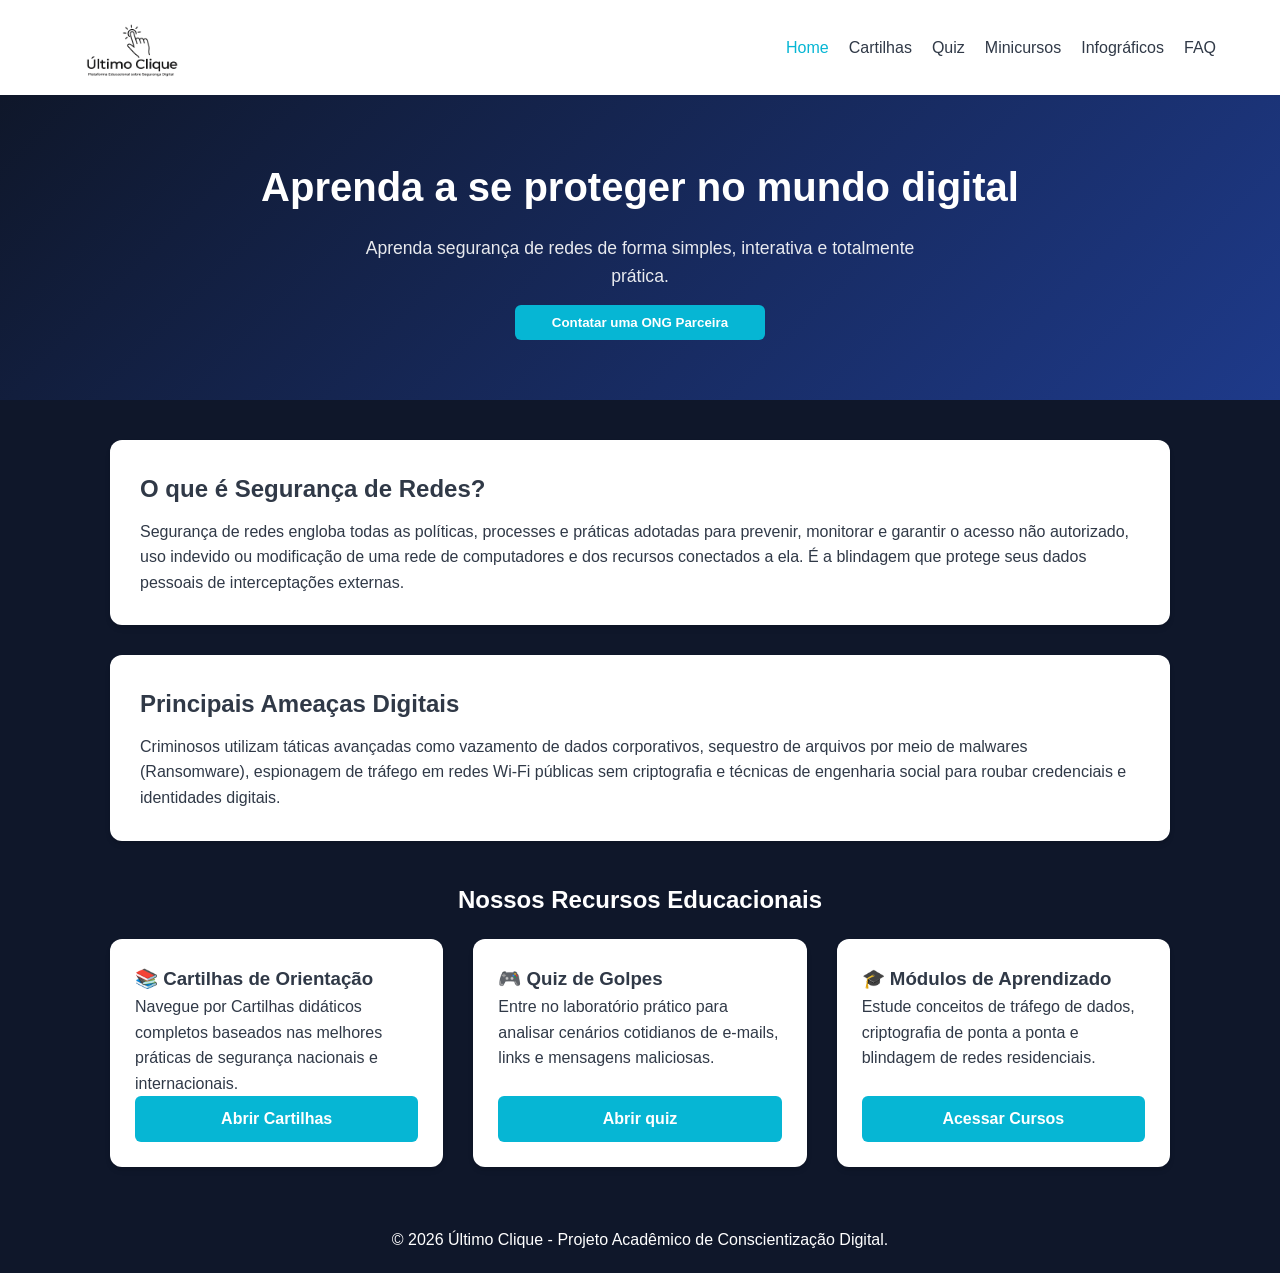
<file: index.html>
<!DOCTYPE html>
<html lang="pt-BR">
 <head>
  <meta charset="utf-8"/>
  <meta content="width=device-width,initial-scale=1" name="viewport"/>
  <meta content="0;url=src/pages/index.html" http-equiv="refresh"/>
  <title>
   Ultimo Clique
  </title>
  <script>
   location.replace('src/pages/index.html');
  </script>
 </head>
 <body>
  <a href="src/pages/index.html">
   Abrir site
  </a>
 </body>
</html>
</file>
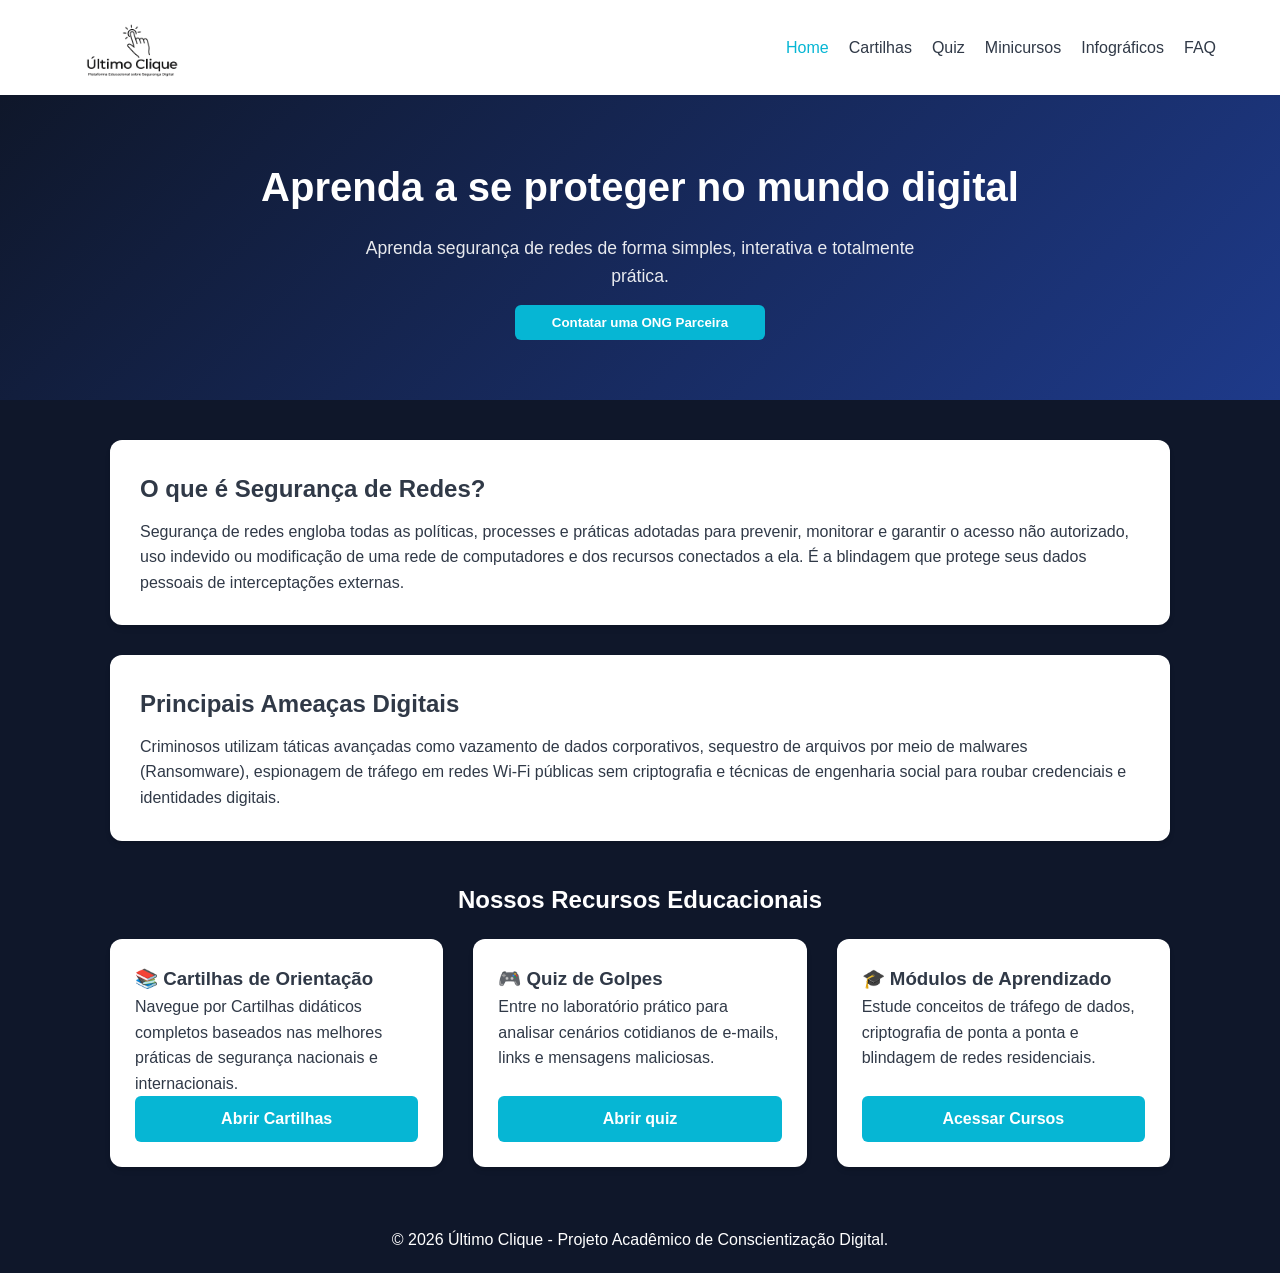
<file: src/pages/index.html>
<!DOCTYPE html>
<html lang="pt-BR">
 <head>
  <meta charset="utf-8"/>
  <meta content="width=device-width, initial-scale=1.0" name="viewport"/>
  <title>
   Último Clique - Home
  </title>
  <link href="../css/style.css" rel="stylesheet"/>
 </head>
 <body>
  <header>
   <div class="logo">
    <a href="index.html">
     <img alt="Logotipo Último Clique" class="logo-img" src="../assets/img/logo.png"/>
    </a>
   </div>
   <button aria-controls="menu-principal" aria-expanded="false" aria-label="Abrir menu" class="menu-toggle" type="button">
    <span>
    </span>
    <span>
    </span>
    <span>
    </span>
   </button>
   <nav id="menu-principal">
    <ul>
     <li>
      <a class="active" href="index.html">
       Home
      </a>
     </li>
     <li>
      <a href="cartilhas.html">
       Cartilhas
      </a>
     </li>
     <li>
      <a href="quiz.html">
       Quiz
      </a>
     </li>
     <li>
      <a href="minicursos.html">
       Minicursos
      </a>
     </li>
     <li>
      <a href="infograficos.html">
       Infográficos
      </a>
     </li>
     <li>
      <a href="faq.html">
       FAQ
      </a>
     </li>
    </ul>
   </nav>
  </header>
  <section class="hero">
   <h1>
    Aprenda a se proteger no mundo digital
   </h1>
   <p>
    Aprenda segurança de redes de forma simples, interativa e totalmente prática.
   </p>
   <button class="btn" id="btnOng" style="max-width:250px; margin-top:15px;">
    Contatar uma ONG Parceira
   </button>
  </section>
  <main class="container">
   <div class="info-section">
    <h2>
     O que é Segurança de Redes?
    </h2>
    <p style="margin-top:10px;">
     Segurança de redes engloba todas as políticas, processes e práticas adotadas para prevenir, monitorar e garantir o acesso não autorizado, uso indevido ou modificação de uma rede de computadores e dos recursos conectados a ela. É a blindagem que protege seus dados pessoais de interceptações externas.
    </p>
   </div>
   <div class="info-section">
    <h2>
     Principais Ameaças Digitais
    </h2>
    <p style="margin-top:10px;">
     Criminosos utilizam táticas avançadas como vazamento de dados corporativos, sequestro de arquivos por meio de malwares (Ransomware), espionagem de tráfego em redes Wi-Fi públicas sem criptografia e técnicas de engenharia social para roubar credenciais e identidades digitais.
    </p>
   </div>
   <h2 class="titulo" style="text-align:center; margin: 40px 0 20px 0;">
    Nossos Recursos Educacionais
   </h2>
   <div class="grid">
    <div class="card">
     <h3>
      📚 Cartilhas de Orientação
     </h3>
     <p>
      Navegue por Cartilhas didáticos completos baseados nas melhores práticas de segurança nacionais e internacionais.
     </p>
     <a class="btn" href="cartilhas.html">
      Abrir Cartilhas
     </a>
    </div>
    <div class="card">
     <h3>
      🎮 Quiz de Golpes
     </h3>
     <p>
      Entre no laboratório prático para analisar cenários cotidianos de e-mails, links e mensagens maliciosas.
     </p>
     <a class="btn" href="quiz.html">
      Abrir quiz
     </a>
    </div>
    <div class="card">
     <h3>
      🎓 Módulos de Aprendizado
     </h3>
     <p>
      Estude conceitos de tráfego de dados, criptografia de ponta a ponta e blindagem de redes residenciais.
     </p>
     <a class="btn" href="minicursos.html">
      Acessar Cursos
     </a>
    </div>
   </div>
  </main>
  <div class="modal" id="ongModal">
   <div class="modal-content">
    <h3>
     Suporte Specialized
    </h3>
    <p style="margin:15px 0;">
     Caso precise reportar alguma infração cibernética ou precise de suporte, entre em contato através do e-mail de apoio institucional de nossa organização parceira:
    </p>
    <p style="font-weight:bold; color:var(--accent-color); font-size: 1.1rem;">
     ajuda@ongparceira.org
    </p>
    <button class="btn" id="closeOng" style="max-width:150px; margin-top:15px;">
     Fechar
    </button>
   </div>
  </div>
  <footer>
   <p>
    © 2026 Último Clique - Projeto Acadêmico de Conscientização Digital.
   </p>
  </footer>
  <script src="../js/script.js">
  </script>
 </body>
</html>
</file>
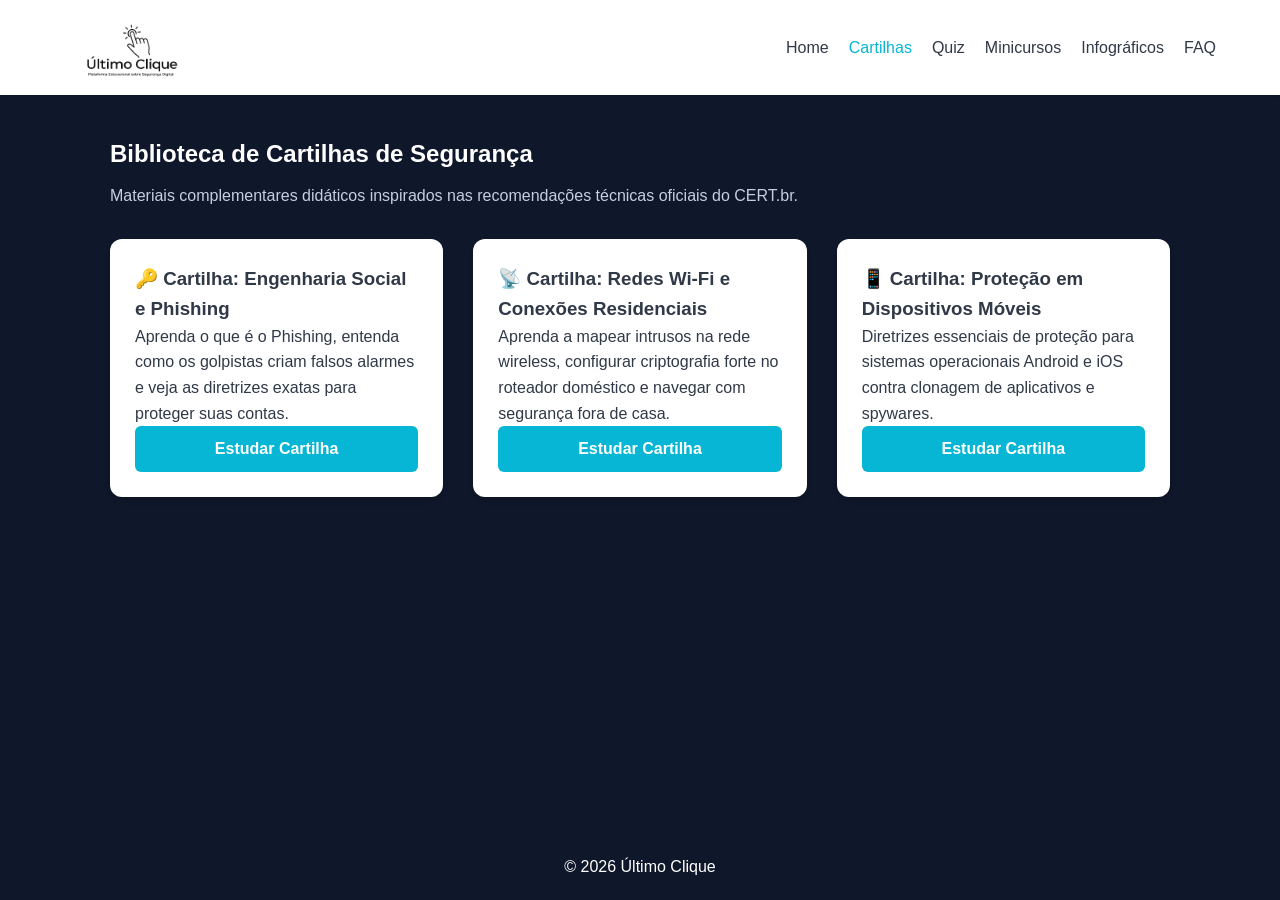
<file: src/pages/cartilhas.html>
<!DOCTYPE html>
<html lang="pt-BR">
 <head>
  <meta charset="utf-8"/>
  <meta content="width=device-width, initial-scale=1.0" name="viewport"/>
  <title>
   Último Clique - Cartilhas
  </title>
  <link href="../css/style.css" rel="stylesheet"/>
 </head>
 <body>
  <header>
   <div class="logo">
    <a href="index.html">
     <img alt="Logotipo Último clique" class="Logo-img" src="../assets/img/logo.png"/>
    </a>
   </div>
   <button aria-controls="menu-principal" aria-expanded="false" aria-label="Abrir menu" class="menu-toggle" type="button">
    <span>
    </span>
    <span>
    </span>
    <span>
    </span>
   </button>
   <nav id="menu-principal">
    <ul>
     <li>
      <a href="index.html">
       Home
      </a>
     </li>
     <li>
      <a class="active" href="cartilhas.html">
       Cartilhas
      </a>
     </li>
     <li>
      <a href="quiz.html">
       Quiz
      </a>
     </li>
     <li>
      <a href="minicursos.html">
       Minicursos
      </a>
     </li>
     <li>
      <a href="infograficos.html">
       Infográficos
      </a>
     </li>
     <li>
      <a href="faq.html">
       FAQ
      </a>
     </li>
    </ul>
   </nav>
  </header>
  <main class="container">
   <h2 class="titulo" style="margin-bottom:10px;">
    Biblioteca de Cartilhas de Segurança
   </h2>
   <p style="margin-bottom:30px; color:#c4cfdf;">
    Materiais complementares didáticos inspirados nas recomendações técnicas oficiais do CERT.br.
   </p>
   <div class="grid">
    <div class="card">
     <h3>
      🔑 Cartilha: Engenharia Social e Phishing
     </h3>
     <p>
      Aprenda o que é o Phishing, entenda como os golpistas criam falsos alarmes e veja as diretrizes exatas para proteger suas contas.
     </p>
     <a class="btn" href="detalhe.html">
      Estudar Cartilha
     </a>
    </div>
    <div class="card">
     <h3>
      📡 Cartilha: Redes Wi-Fi e Conexões Residenciais
     </h3>
     <p>
      Aprenda a mapear intrusos na rede wireless, configurar criptografia forte no roteador doméstico e navegar com segurança fora de casa.
     </p>
     <a class="btn" href="detalhe_wifi.html">
      Estudar Cartilha
     </a>
    </div>
    <div class="card">
     <h3>
      📱 Cartilha: Proteção em Dispositivos Móveis
     </h3>
     <p>
      Diretrizes essenciais de proteção para sistemas operacionais Android e iOS contra clonagem de aplicativos e spywares.
     </p>
     <a class="btn" href="detalhe_mobile.html">
      Estudar Cartilha
     </a>
    </div>
   </div>
  </main>
  <footer>
   <p>
    © 2026 Último Clique
   </p>
  </footer>
  <script src="../js/script.js">
  </script>
 </body>
</html>
</file>
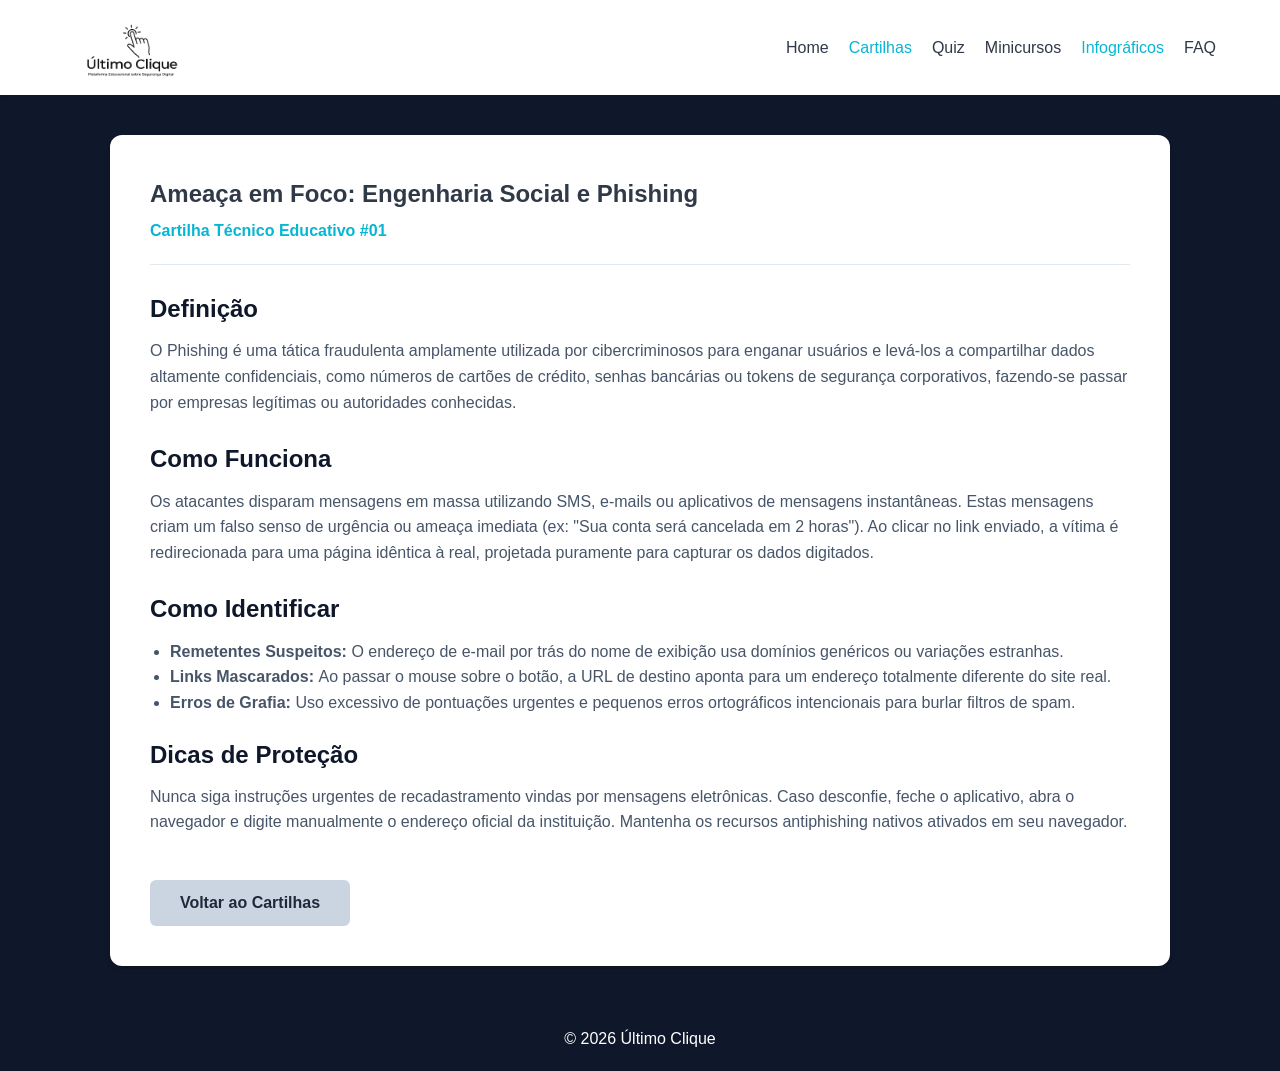
<file: src/pages/detalhe.html>
<!DOCTYPE html>
<html lang="pt-BR">
 <head>
  <meta charset="utf-8"/>
  <meta content="width=device-width, initial-scale=1.0" name="viewport"/>
  <title>
   Último Clique - Cartilha Phishing
  </title>
  <link href="../css/style.css" rel="stylesheet"/>
 </head>
 <body>
  <header>
   <div class="logo">
    <a href="detalhe.html">
     <img alt="Logotipo Último clique" class="Logo-img" src="../assets/img/logo.png"/>
    </a>
   </div>
   <button aria-controls="menu-principal" aria-expanded="false" aria-label="Abrir menu" class="menu-toggle" type="button">
    <span>
    </span>
    <span>
    </span>
    <span>
    </span>
   </button>
   <nav id="menu-principal">
    <ul>
     <li>
      <a href="index.html">
       Home
      </a>
     </li>
     <li>
      <a class="active" href="cartilhas.html">
       Cartilhas
      </a>
     </li>
     <li>
      <a href="quiz.html">
       Quiz
      </a>
     </li>
     <li>
      <a href="minicursos.html">
       Minicursos
      </a>
     </li>
     <li>
      <a class="active" href="infograficos.html">
       Infográficos
      </a>
     </li>
     <li>
      <a href="faq.html">
       FAQ
      </a>
     </li>
    </ul>
   </nav>
  </header>
  <main class="container">
   <article class="artigo">
    <h1>
     Ameaça em Foco: Engenharia Social e Phishing
    </h1>
    <p style="color:var(--accent-color); font-weight:600; margin-top:5px;">
     Cartilha Técnico Educativo #01
    </p>
    <hr style="margin:20px 0; border:0; border-top:1px solid #e2e8f0;"/>
    <h2>
     Definição
    </h2>
    <p>
     O Phishing é uma tática fraudulenta amplamente utilizada por cibercriminosos para enganar usuários e levá-los a compartilhar dados altamente confidenciais, como números de cartões de crédito, senhas bancárias ou tokens de segurança corporativos, fazendo-se passar por empresas legítimas ou autoridades conhecidas.
    </p>
    <h2>
     Como Funciona
    </h2>
    <p>
     Os atacantes disparam mensagens em massa utilizando SMS, e-mails ou aplicativos de mensagens instantâneas. Estas mensagens criam um falso senso de urgência ou ameaça imediata (ex: "Sua conta será cancelada em 2 horas"). Ao clicar no link enviado, a vítima é redirecionada para uma página idêntica à real, projetada puramente para capturar os dados digitados.
    </p>
    <h2>
     Como Identificar
    </h2>
    <ul>
     <li>
      <strong>
       Remetentes Suspeitos:
      </strong>
      O endereço de e-mail por trás do nome de exibição usa domínios genéricos ou variações estranhas.
     </li>
     <li>
      <strong>
       Links Mascarados:
      </strong>
      Ao passar o mouse sobre o botão, a URL de destino aponta para um endereço totalmente diferente do site real.
     </li>
     <li>
      <strong>
       Erros de Grafia:
      </strong>
      Uso excessivo de pontuações urgentes e pequenos erros ortográficos intencionais para burlar filtros de spam.
     </li>
    </ul>
    <h2 style="margin-top:20px;">
     Dicas de Proteção
    </h2>
    <p>
     Nunca siga instruções urgentes de recadastramento vindas por mensagens eletrônicas. Caso desconfie, feche o aplicativo, abra o navegador e digite manualmente o endereço oficial da instituição. Mantenha os recursos antiphishing nativos ativados em seu navegador.
    </p>
    <a class="btn btn-secondary" href="cartilhas.html" style="max-width:200px; margin-top:30px;">
     Voltar ao Cartilhas
    </a>
   </article>
  </main>
  <footer>
   <p>
    © 2026 Último Clique
   </p>
  </footer>
  <script src="../js/script.js">
  </script>
 </body>
</html>
</file>
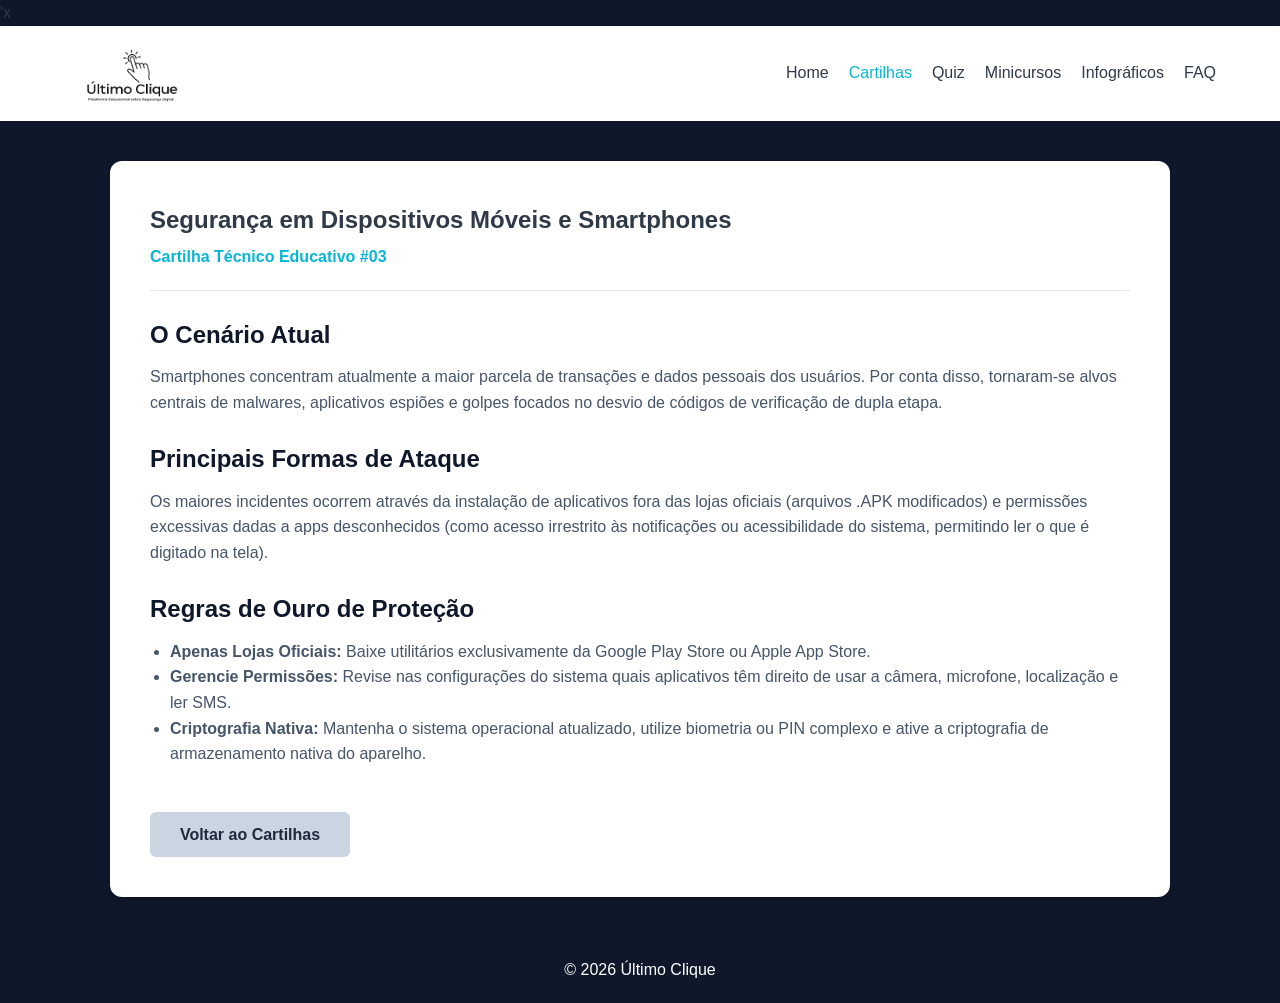
<file: src/pages/detalhe_mobile.html>
'x
<!DOCTYPE html>
<html lang="pt-BR">
 <head>
  <meta charset="utf-8"/>
  <meta content="width=device-width, initial-scale=1.0" name="viewport"/>
  <title>
   Último Clique - Cartilha Mobile
  </title>
  <link href="../css/style.css" rel="stylesheet"/>
 </head>
 <body>
  <header>
   <div class="logo">
    <a href="index.html">
     <img alt="Logotipo Último clique" class="Logo-img" src="../assets/img/logo.png"/>
    </a>
   </div>
   <button aria-controls="menu-principal" aria-expanded="false" aria-label="Abrir menu" class="menu-toggle" type="button">
    <span>
    </span>
    <span>
    </span>
    <span>
    </span>
   </button>
   <nav id="menu-principal">
    <ul>
     <li>
      <a href="index.html">
       Home
      </a>
     </li>
     <li>
      <a class="active" href="cartilhas.html">
       Cartilhas
      </a>
     </li>
     <li>
      <a href="quiz.html">
       Quiz
      </a>
     </li>
     <li>
      <a href="minicursos.html">
       Minicursos
      </a>
     </li>
     <li>
      <a href="infograficos.html">
       Infográficos
      </a>
     </li>
     <li>
      <a href="faq.html">
       FAQ
      </a>
     </li>
    </ul>
   </nav>
  </header>
  <main class="container">
   <article class="artigo">
    <h1>
     Segurança em Dispositivos Móveis e Smartphones
    </h1>
    <p style="color:var(--accent-color); font-weight:600; margin-top:5px;">
     Cartilha Técnico Educativo #03
    </p>
    <hr style="margin:20px 0; border:0; border-top:1px solid #e2e8f0;"/>
    <h2>
     O Cenário Atual
    </h2>
    <p>
     Smartphones concentram atualmente a maior parcela de transações e dados pessoais dos usuários. Por conta disso, tornaram-se alvos centrais de malwares, aplicativos espiões e golpes focados no desvio de códigos de verificação de dupla etapa.
    </p>
    <h2>
     Principais Formas de Ataque
    </h2>
    <p>
     Os maiores incidentes ocorrem através da instalação de aplicativos fora das lojas oficiais (arquivos .APK modificados) e permissões excessivas dadas a apps desconhecidos (como acesso irrestrito às notificações ou acessibilidade do sistema, permitindo ler o que é digitado na tela).
    </p>
    <h2>
     Regras de Ouro de Proteção
    </h2>
    <ul>
     <li>
      <strong>
       Apenas Lojas Oficiais:
      </strong>
      Baixe utilitários exclusivamente da Google Play Store ou Apple App Store.
     </li>
     <li>
      <strong>
       Gerencie Permissões:
      </strong>
      Revise nas configurações do sistema quais aplicativos têm direito de usar a câmera, microfone, localização e ler SMS.
     </li>
     <li>
      <strong>
       Criptografia Nativa:
      </strong>
      Mantenha o sistema operacional atualizado, utilize biometria ou PIN complexo e ative a criptografia de armazenamento nativa do aparelho.
     </li>
    </ul>
    <a class="btn btn-secondary" href="cartilhas.html" style="max-width:200px; margin-top:30px;">
     Voltar ao Cartilhas
    </a>
   </article>
  </main>
  <footer>
   <p>
    © 2026 Último Clique
   </p>
  </footer>
  <script src="../js/script.js">
  </script>
 </body>
</html>
</file>
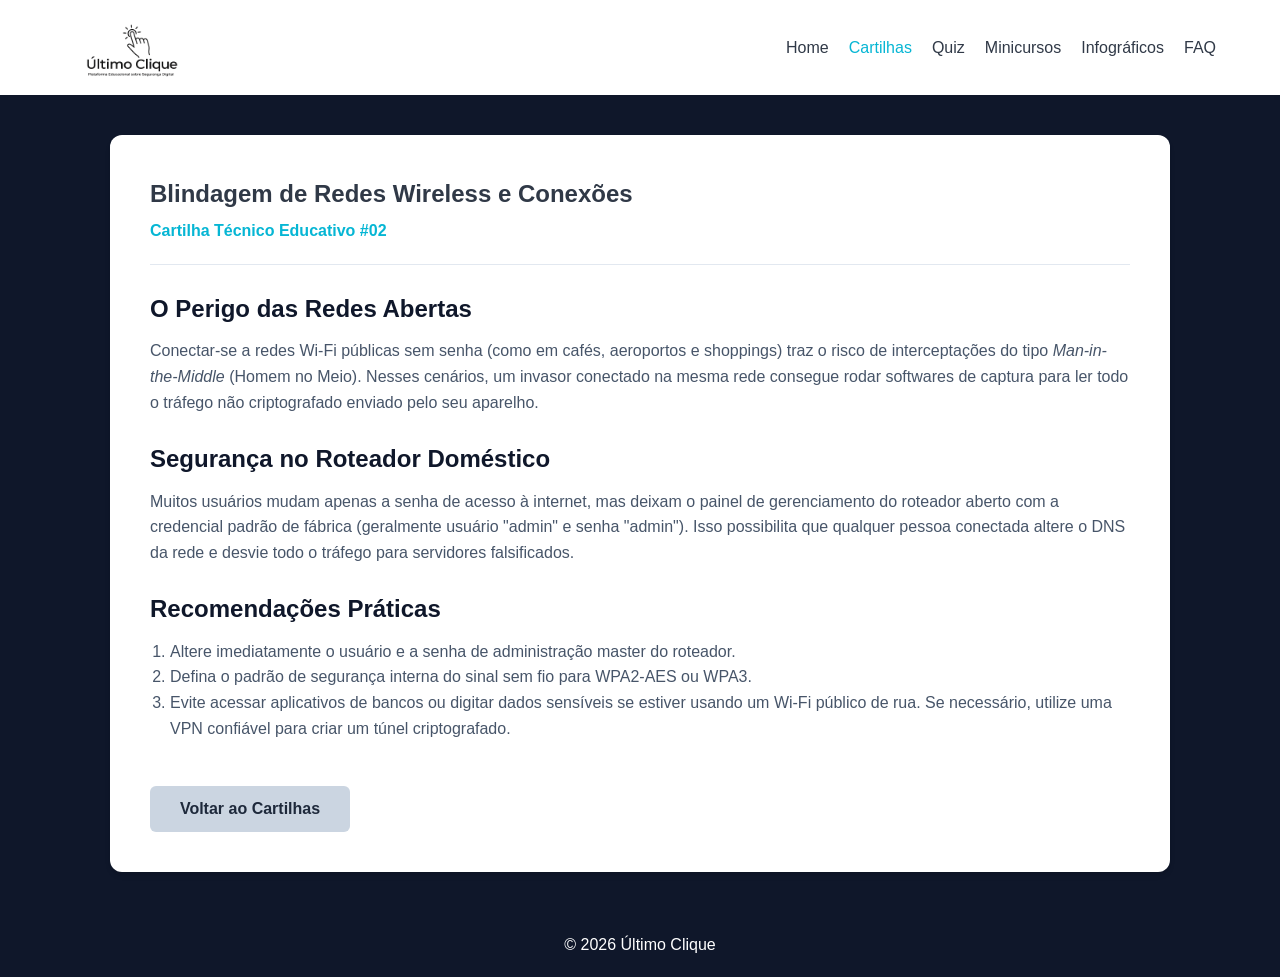
<file: src/pages/detalhe_wifi.html>
<!DOCTYPE html>
<html lang="pt-BR">
 <head>
  <meta charset="utf-8"/>
  <meta content="width=device-width, initial-scale=1.0" name="viewport"/>
  <title>
   Último Clique - Cartilha Wi-Fi
  </title>
  <link href="../css/style.css" rel="stylesheet"/>
 </head>
 <body>
  <header>
   <div class="logo">
    <a href="index.html">
     <img alt="Logotipo Último clique" class="Logo-img" src="../assets/img/logo.png"/>
    </a>
   </div>
   <button aria-controls="menu-principal" aria-expanded="false" aria-label="Abrir menu" class="menu-toggle" type="button">
    <span>
    </span>
    <span>
    </span>
    <span>
    </span>
   </button>
   <nav id="menu-principal">
    <ul>
     <li>
      <a href="index.html">
       Home
      </a>
     </li>
     <li>
      <a class="active" href="cartilhas.html">
       Cartilhas
      </a>
     </li>
     <li>
      <a href="quiz.html">
       Quiz
      </a>
     </li>
     <li>
      <a href="minicursos.html">
       Minicursos
      </a>
     </li>
     <li>
      <a href="infograficos.html">
       Infográficos
      </a>
     </li>
     <li>
      <a href="faq.html">
       FAQ
      </a>
     </li>
    </ul>
   </nav>
  </header>
  <main class="container">
   <article class="artigo">
    <h1>
     Blindagem de Redes Wireless e Conexões
    </h1>
    <p style="color:var(--accent-color); font-weight:600; margin-top:5px;">
     Cartilha Técnico Educativo #02
    </p>
    <hr style="margin:20px 0; border:0; border-top:1px solid #e2e8f0;"/>
    <h2>
     O Perigo das Redes Abertas
    </h2>
    <p>
     Conectar-se a redes Wi-Fi públicas sem senha (como em cafés, aeroportos e shoppings) traz o risco de interceptações do tipo
     <em>
      Man-in-the-Middle
     </em>
     (Homem no Meio). Nesses cenários, um invasor conectado na mesma rede consegue rodar softwares de captura para ler todo o tráfego não criptografado enviado pelo seu aparelho.
    </p>
    <h2>
     Segurança no Roteador Doméstico
    </h2>
    <p>
     Muitos usuários mudam apenas a senha de acesso à internet, mas deixam o painel de gerenciamento do roteador aberto com a credencial padrão de fábrica (geralmente usuário "admin" e senha "admin"). Isso possibilita que qualquer pessoa conectada altere o DNS da rede e desvie todo o tráfego para servidores falsificados.
    </p>
    <h2>
     Recomendações Práticas
    </h2>
    <ol>
     <li>
      Altere imediatamente o usuário e a senha de administração master do roteador.
     </li>
     <li>
      Defina o padrão de segurança interna do sinal sem fio para WPA2-AES ou WPA3.
     </li>
     <li>
      Evite acessar aplicativos de bancos ou digitar dados sensíveis se estiver usando um Wi-Fi público de rua. Se necessário, utilize uma VPN confiável para criar um túnel criptografado.
     </li>
    </ol>
    <a class="btn btn-secondary" href="cartilhas.html" style="max-width:200px; margin-top:30px;">
     Voltar ao Cartilhas
    </a>
   </article>
  </main>
  <footer>
   <p>
    © 2026 Último Clique
   </p>
  </footer>
  <script src="../js/script.js">
  </script>
 </body>
</html>
</file>
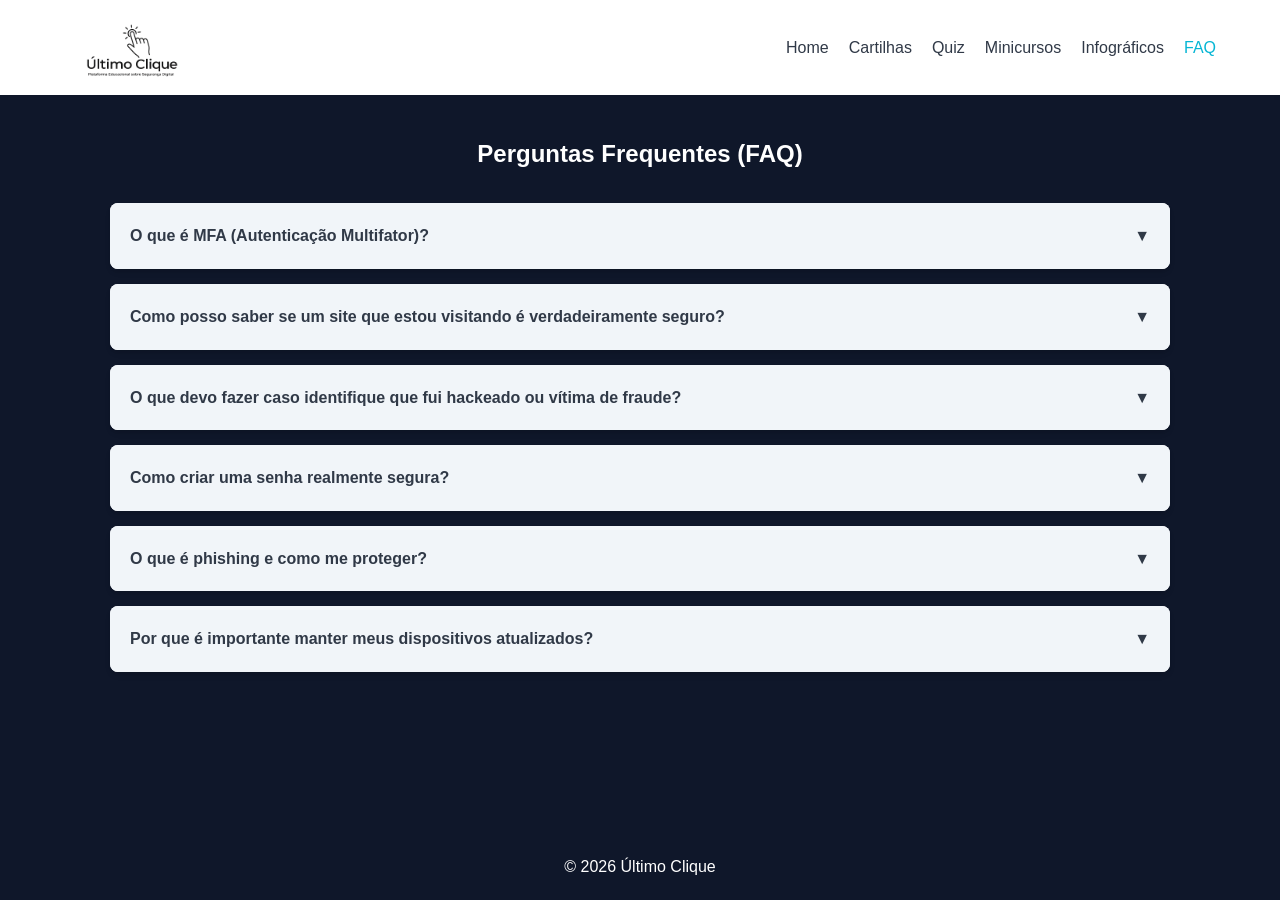
<file: src/pages/faq.html>
<!DOCTYPE html>
<html lang="pt-BR">
 <head>
  <meta charset="utf-8"/>
  <meta content="width=device-width, initial-scale=1.0" name="viewport"/>
  <title>
   Último Clique - FAQ
  </title>
  <link href="../css/style.css" rel="stylesheet"/>
 </head>
 <body>
  <header>
   <div class="logo">
    <a href="index.html">
     <img alt="Logotipo Último clique" class="Logo-img" src="../assets/img/logo.png"/>
    </a>
   </div>
   <button aria-controls="menu-principal" aria-expanded="false" aria-label="Abrir menu" class="menu-toggle" type="button">
    <span>
    </span>
    <span>
    </span>
    <span>
    </span>
   </button>
   <nav id="menu-principal">
    <ul>
     <li>
      <a href="index.html">
       Home
      </a>
     </li>
     <li>
      <a href="cartilhas.html">
       Cartilhas
      </a>
     </li>
     <li>
      <a href="quiz.html">
       Quiz
      </a>
     </li>
     <li>
      <a href="minicursos.html">
       Minicursos
      </a>
     </li>
     <li>
      <a href="infograficos.html">
       Infográficos
      </a>
     </li>
     <li>
      <a class="active" href="faq.html">
       FAQ
      </a>
     </li>
    </ul>
   </nav>
  </header>
  <main class="container">
   <h2 style="text-align:center; margin-bottom:30px; color: var(--title);">
    Perguntas Frequentes (FAQ)
   </h2>
   <div class="faq-item">
    <div class="faq-question">
     O que é MFA (Autenticação Multifator)?
     <span>
      ▼
     </span>
    </div>
    <div class="faq-answer">
     <p>
      O MFA adiciona uma barreira extra de segurança além da sua senha usual. Pode ser um código dinâmico gerado via aplicativo, um token físico ou confirmação biométrica. Isso garante que, mesmo se alguém roubar sua senha, não conseguirá acessar a conta sem a segunda validação.
     </p>
    </div>
   </div>
   <div class="faq-item">
    <div class="faq-question">
     Como posso saber se um site que estou visitando é verdadeiramente seguro?
     <span>
      ▼
     </span>
    </div>
    <div class="faq-answer">
     <p>
      O primeiro passo é verificar se a URL começa com "https://" e exibe o símbolo do cadeado fechado. Contudo, analise a grafia exata do endereço: golpistas costumam comprar domínios parecidos (ex:
      <em>
       l0jas-americanas.com
      </em>
      ) para enganar as vítimas.
     </p>
    </div>
   </div>
   <div class="faq-item">
    <div class="faq-question">
     O que devo fazer caso identifique que fui hackeado ou vítima de fraude?
     <span>
      ▼
     </span>
    </div>
    <div class="faq-answer">
     <p>
      A primeira ação é desconectar sessões ativas nas configurações da conta e alterar todas as senhas usando um dispositivo seguro. Em seguida, ative a autenticação em duas etapas e, caso envolva dados financeiros, contate imediatamente o seu banco para efetuar o bloqueio preventivo de cartões.
     </p>
    </div>
   </div>
   <div class="faq-item">
    <div class="faq-question">
     Como criar uma senha realmente segura?
     <span>
      ▼
     </span>
    </div>
    <div class="faq-answer">
     <p>
      Uma senha segura deve possuir pelo menos 12 caracteres, combinando letras maiúsculas, minúsculas, números e símbolos. Evite informações pessoais, como datas de nascimento ou nomes de familiares. Sempre utilize senhas diferentes para cada serviço importante.
     </p>
    </div>
   </div>
   <div class="faq-item">
    <div class="faq-question">
     O que é phishing e como me proteger?
     <span>
      ▼
     </span>
    </div>
    <div class="faq-answer">
     <p>
      Phishing é um golpe em que criminosos se passam por empresas, bancos ou pessoas conhecidas para roubar informações. Desconfie de mensagens urgentes, links suspeitos e solicitações de dados pessoais. Sempre confirme a autenticidade do remetente antes de fornecer qualquer informação.
     </p>
    </div>
   </div>
   <div class="faq-item">
    <div class="faq-question">
     Por que é importante manter meus dispositivos atualizados?
     <span>
      ▼
     </span>
    </div>
    <div class="faq-answer">
     <p>
      Atualizações corrigem falhas de segurança que podem ser exploradas por invasores. Além de melhorar o desempenho do sistema, elas ajudam a proteger seus dados contra ameaças recentes. Sempre mantenha o sistema operacional, navegador e aplicativos atualizados.
     </p>
    </div>
   </div>
  </main>
  <footer>
   <p>
    © 2026 Último Clique
   </p>
  </footer>
  <script src="../js/script.js">
  </script>
 </body>
</html>
</file>
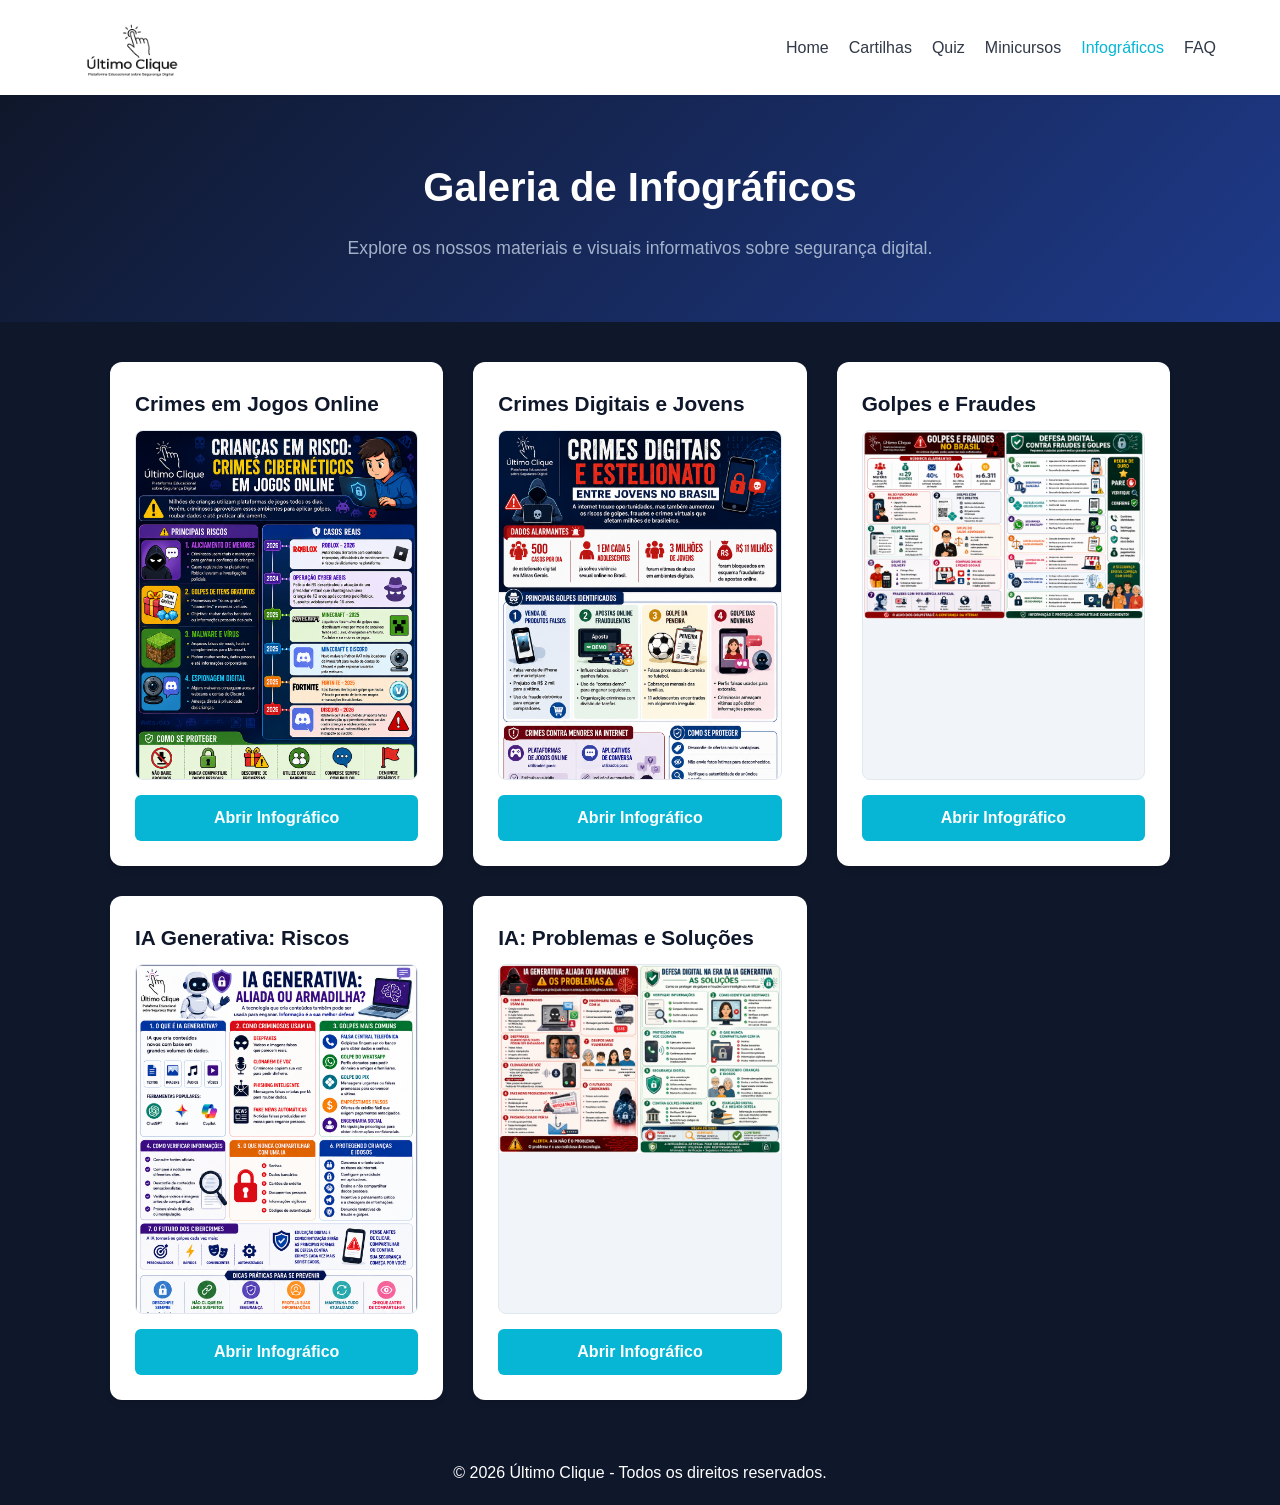
<file: src/pages/infograficos.html>
<!DOCTYPE html>
<html lang="pt-BR">
 <head>
  <meta charset="utf-8"/>
  <meta content="width=device-width, initial-scale=1.0" name="viewport"/>
  <title>
   Último Clique - Infográficos
  </title>
  <link href="../css/style.css" rel="stylesheet"/>
 </head>
 <body>
  <header>
   <div class="logo">
    <a href="index.html">
     <img alt="Logotipo Último Clique" class="Logo-img" src="../assets/img/logo.png"/>
    </a>
   </div>
   <button aria-controls="menu-principal" aria-expanded="false" aria-label="Abrir menu" class="menu-toggle" type="button">
    <span>
    </span>
    <span>
    </span>
    <span>
    </span>
   </button>
   <nav id="menu-principal">
    <ul>
     <li>
      <a href="index.html">
       Home
      </a>
     </li>
     <li>
      <a href="cartilhas.html">
       Cartilhas
      </a>
     </li>
     <li>
      <a href="quiz.html">
       Quiz
      </a>
     </li>
     <li>
      <a href="minicursos.html">
       Minicursos
      </a>
     </li>
     <li>
      <a class="active" href="infograficos.html">
       Infográficos
      </a>
     </li>
     <li>
      <a href="faq.html">
       FAQ
      </a>
     </li>
    </ul>
   </nav>
  </header>
  <section class="hero">
   <h1>
    Galeria de Infográficos
   </h1>
   <p style="color: var(--subtitle);">
    Explore os nossos materiais e visuais informativos sobre segurança digital.
   </p>
  </section>
  <main class="container">
   <div class="grid">
    <div class="card">
     <h2>
      Crimes em Jogos Online
     </h2>
     <div class="infografico-wrapper">
      <img alt="Infográfico sobre crimes cibernéticos em jogos online" src="../assets/img/infografico_crianças.png"/>
     </div>
     <a class="btn" download="" href="../assets/img/infografico_crianças.png">
      Abrir Infográfico
     </a>
    </div>
    <div class="card">
     <h2>
      Crimes Digitais e Jovens
     </h2>
     <div class="infografico-wrapper">
      <img alt="Infográfico sobre estelionato digital entre jovens no Brasil" src="../assets/img/Infografico_CrimesDigitais.png"/>
     </div>
     <a class="btn" download="" href="../assets/img/Infografico_CrimesDigitais.png">
      Abrir Infográfico
     </a>
    </div>
    <div class="card">
     <h2>
      Golpes e Fraudes
     </h2>
     <div class="infografico-wrapper">
      <img alt="Infográfico de golpes comuns e dicas de defesa digital" src="../assets/img/infografico_golpes.png"/>
     </div>
     <a class="btn" download="" href="../assets/img/infografico_golpes.png">
      Abrir Infográfico
     </a>
    </div>
    <div class="card">
     <h2>
      IA Generativa: Riscos
     </h2>
     <div class="infografico-wrapper">
      <img alt="Infográfico de ferramentas de IA generativa e engenharia social" src="../assets/img/infografico_Ia_generativa.png"/>
     </div>
     <a class="btn" download="" href="../assets/img/infografico_Ia_generativa.png">
      Abrir Infográfico
     </a>
    </div>
    <div class="card">
     <h2>
      IA: Problemas e Soluções
     </h2>
     <div class="infografico-wrapper">
      <img alt="Infográfico com soluções de defesa digital na era da inteligência artificial" src="../assets/img/IaGenerativa - problemas e soluções.png"/>
     </div>
     <a class="btn" download="" href="../assets/img/IaGenerativa - problemas e soluções.png">
      Abrir Infográfico
     </a>
    </div>
   </div>
  </main>
  <footer>
   <p>
    © 2026 Último Clique - Todos os direitos reservados.
   </p>
  </footer>
  <script src="../js/script.js">
  </script>
 </body>
</html>
</file>
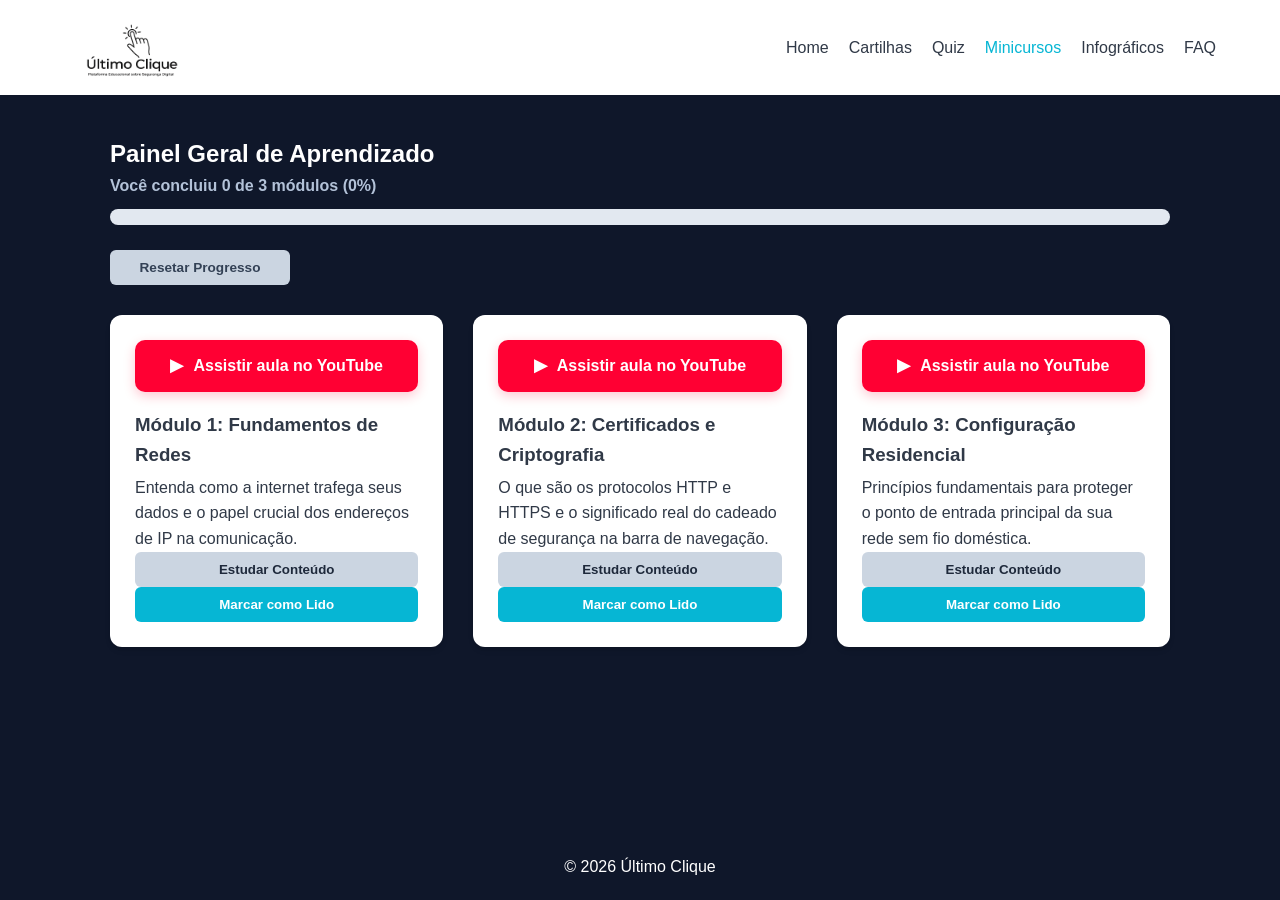
<file: src/pages/minicursos.html>
<!DOCTYPE html>
<html lang="pt-BR">
 <head>
  <meta charset="utf-8"/>
  <meta content="width=device-width, initial-scale=1.0" name="viewport"/>
  <title>
   Último Clique - Minicursos
  </title>
  <link href="../css/style.css" rel="stylesheet"/>
 </head>
 <body>
  <header>
   <div class="logo">
    <a href="index.html">
     <img alt="Logotipo Último clique" class="Logo-img" src="../assets/img/logo.png"/>
    </a>
   </div>
   <button aria-controls="menu-principal" aria-expanded="false" aria-label="Abrir menu" class="menu-toggle" type="button">
    <span>
    </span>
    <span>
    </span>
    <span>
    </span>
   </button>
   <nav id="menu-principal">
    <ul>
     <li>
      <a href="index.html">
       Home
      </a>
     </li>
     <li>
      <a href="cartilhas.html">
       Cartilhas
      </a>
     </li>
     <li>
      <a href="quiz.html">
       Quiz
      </a>
     </li>
     <li>
      <a class="active" href="minicursos.html">
       Minicursos
      </a>
     </li>
     <li>
      <a href="infograficos.html">
       Infográficos
      </a>
     </li>
     <li>
      <a href="faq.html">
       FAQ
      </a>
     </li>
    </ul>
   </nav>
  </header>
  <main class="container">
   <h2 style="color: var(--title)">
    Painel Geral de Aprendizado
   </h2>
   <p id="texto-progresso" style="margin-bottom:10px; font-weight:600; color: var(--subtitle);">
    Você concluiu 0 de 3 módulos (0%)
   </p>
   <div class="progress-container">
    <div class="progress-bar" id="progress-bar">
    </div>
   </div>
   <button class="btn" onclick="resetarCurso()" style="max-width:180px; margin-bottom:30px; font-size:0.85rem; background:#cbd5e1; color:#334155;">
    Resetar Progresso
   </button>
   <div class="grid">
    <div class="card" id="card-aula-1">
     <div>
      <a aria-label="Assistir video deste modulo no YouTube" class="btn-youtube" href="https://www.youtube.com/watch?v=okYCzbUjwHI" rel="noopener noreferrer" target="_blank">
       <span aria-hidden="true" class="youtube-icon">
        ▶
       </span>
       Assistir aula no YouTube
      </a>
      <h3>
       Módulo 1: Fundamentos de Redes
      </h3>
      <p style="margin-top: 5px;">
       Entenda como a internet trafega seus dados e o papel crucial dos endereços de IP na comunicação.
      </p>
      <div class="curso-conteudo" id="conteudo-1">
       <h4>
        Conteúdo Didático Complementar:
       </h4>
       <p>
        Cada aparelho conectado à internet possui uma etiqueta numérica exclusiva chamada
        <strong>
         IP (Internet Protocol)
        </strong>
        . Os dados trafegam pela rede divididos em minúsculos "pacotes digitais" passando por roteadores, até encontrarem o destinatário correto de forma ágil.
       </p>
      </div>
     </div>
     <div>
      <button class="btn btn-secondary" onclick="alternarConteudo(1)">
       Estudar Conteúdo
      </button>
      <button class="btn" id="btn-check-1" onclick="marcarConcluido(1)">
       Marcar como Lido
      </button>
     </div>
    </div>
    <div class="card" id="card-aula-2">
     <div>
      <a aria-label="Assistir video deste modulo no YouTube" class="btn-youtube" href="https://www.youtube.com/watch?v=G9VlDTshk-k" rel="noopener noreferrer" target="_blank">
       <span aria-hidden="true" class="youtube-icon">
        ▶
       </span>
       Assistir aula no YouTube
      </a>
      <h3>
       Módulo 2: Certificados e Criptografia
      </h3>
      <p style="margin-top: 5px;">
       O que são os protocolos HTTP e HTTPS e o significado real do cadeado de segurança na barra de navegação.
      </p>
      <div class="curso-conteudo" id="conteudo-2">
       <h4>
        Conteúdo Didático Complementar:
       </h4>
       <p>
        A criptografia protege a informação codificando-a através de algoritmos matemáticos complexos. Sites que utilizam o protocolo
        <strong>
         HTTPS
        </strong>
        codificam os dados de ponta a ponta, impedindo que criminosos na mesma rede leiam senhas ou informações digitadas.
       </p>
      </div>
     </div>
     <div>
      <button class="btn btn-secondary" onclick="alternarConteudo(2)">
       Estudar Conteúdo
      </button>
      <button class="btn" id="btn-check-2" onclick="marcarConcluido(2)">
       Marcar como Lido
      </button>
     </div>
    </div>
    <div class="card" id="card-aula-3">
     <div>
      <a aria-label="Assistir video deste modulo no YouTube" class="btn-youtube" href="https://www.youtube.com/watch?v=7BoGrzEYWUg" rel="noopener noreferrer" target="_blank">
       <span aria-hidden="true" class="youtube-icon">
        ▶
       </span>
       Assistir aula no YouTube
      </a>
      <h3>
       Módulo 3: Configuração Residencial
      </h3>
      <p style="margin-top: 5px;">
       Princípios fundamentais para proteger o ponto de entrada principal da sua rede sem fio doméstica.
      </p>
      <div class="curso-conteudo" id="conteudo-3">
       <h4>
        Conteúdo Didático Complementar:
       </h4>
       <p>
        Manter as credenciais padrões de administração configuradas na fábrica deixa seu roteador totalmente exposto. Acesse o IP do seu aparelho pelo navegador, mude as chaves de acesso master imediatamente e certifique-se de usar a criptografia
        <strong>
         WPA2-AES
        </strong>
        ou WPA3.
       </p>
      </div>
     </div>
     <div>
      <button class="btn btn-secondary" onclick="alternarConteudo(3)">
       Estudar Conteúdo
      </button>
      <button class="btn" id="btn-check-3" onclick="marcarConcluido(3)">
       Marcar como Lido
      </button>
     </div>
    </div>
   </div>
  </main>
  <footer>
   <p>
    © 2026 Último Clique
   </p>
  </footer>
  <script src="../js/script.js">
  </script>
 </body>
</html>
</file>
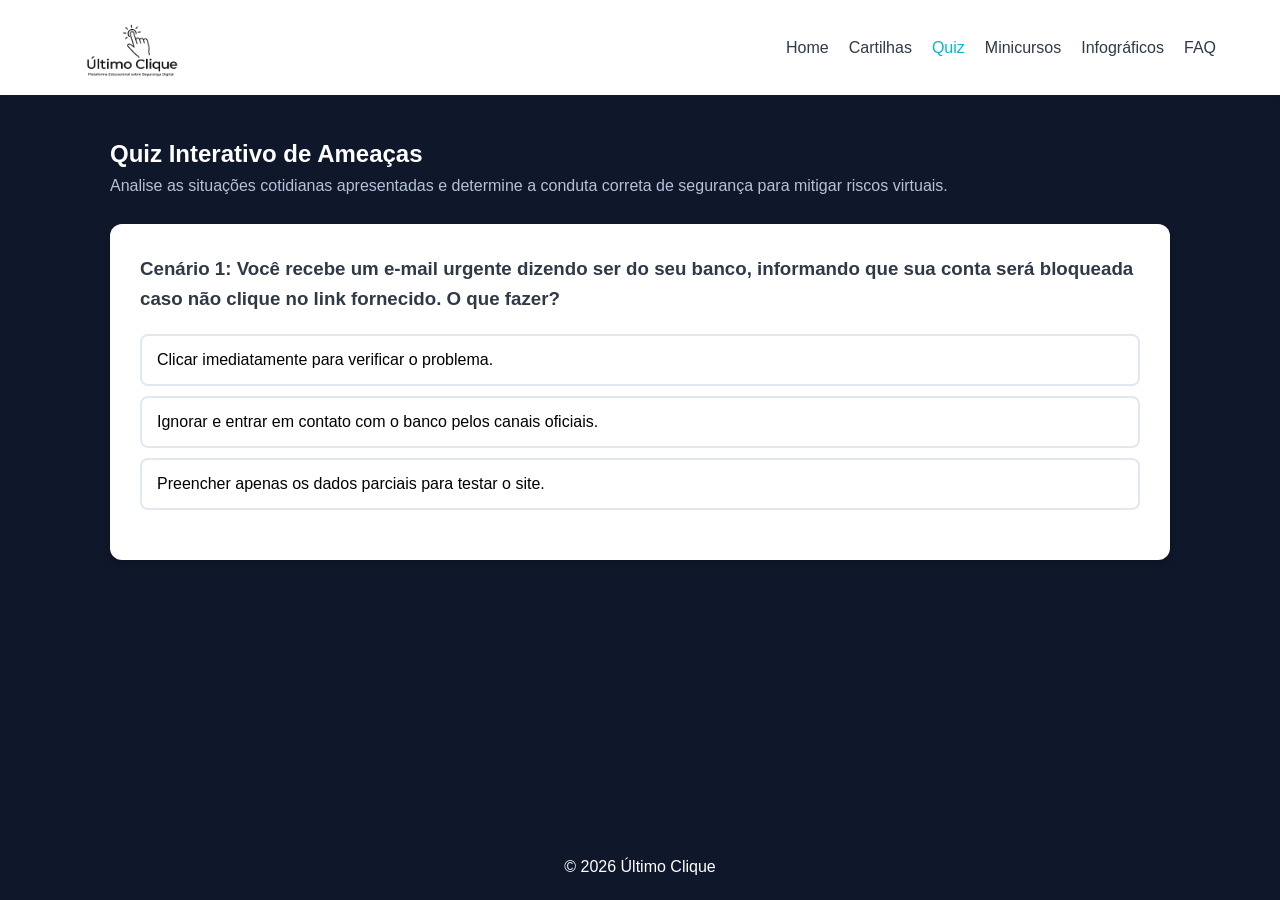
<file: src/pages/quiz.html>
<!DOCTYPE html>
<html lang="pt-BR">
 <head>
  <meta charset="utf-8"/>
  <meta content="width=device-width, initial-scale=1.0" name="viewport"/>
  <title>
   Últmo Clique - Quiz Prático
  </title>
  <link href="../css/style.css" rel="stylesheet"/>
 </head>
 <body>
  <header>
   <div class="logo">
    <a href="index.html">
     <img alt="Logotipo Último clique" class="Logo-img" src="../assets/img/logo.png"/>
    </a>
   </div>
   <button aria-controls="menu-principal" aria-expanded="false" aria-label="Abrir menu" class="menu-toggle" type="button">
    <span>
    </span>
    <span>
    </span>
    <span>
    </span>
   </button>
   <nav id="menu-principal">
    <ul>
     <li>
      <a href="index.html">
       Home
      </a>
     </li>
     <li>
      <a href="cartilhas.html">
       Cartilhas
      </a>
     </li>
     <li>
      <a class="active" href="quiz.html">
       Quiz
      </a>
     </li>
     <li>
      <a href="minicursos.html">
       Minicursos
      </a>
     </li>
     <li>
      <a href="infograficos.html">
       Infográficos
      </a>
     </li>
     <li>
      <a href="faq.html">
       FAQ
      </a>
     </li>
    </ul>
   </nav>
  </header>
  <main class="container">
   <h2 class="titulo">
    Quiz Interativo de Ameaças
   </h2>
   <p style="margin-bottom:25px; color: var(--subtitle)">
    Analise as situações cotidianas apresentadas e determine a conduta correta de segurança para mitigar riscos virtuais.
   </p>
   <div class="quiz-box" id="quiz-box">
   </div>
  </main>
  <footer>
   <p>
    © 2026 Último Clique
   </p>
  </footer>
  <script src="../js/script.js">
  </script>
 </body>
</html>
</file>
<file: src/css/style.css>
/* --- CONFIGURAÇÕES GERAIS --- */
* {
    margin: 0;
    padding: 0;
    box-sizing: border-box;
    font-family: 'Segoe UI', Tahoma, Geneva, Verdana, sans-serif;
}

:root {
    --primary-color: #0f172a;
    /* Azul Marinho Confiança */
    --accent-color: #06b6d4;
    /* Destaques e Links */
    --accent-hover: #1d4ed8;
    --success-color: #10b981;
    /* Verde Segurança */
    --bg-light: #0f172a;
    /* Branco/Cinza Claro Limpeza */
    --text-dark: #303947;
    --title: white;
    --subtitle: #b3c2d8;
    --danger-color: #ef4444;
    --card-shadow: 0 4px 6px -1px rgba(0, 0, 0, 0.1), 0 2px 4px -1px rgba(0, 0, 0, 0.06);
}

body {
    background-color: var(--bg-light);
    color: var(--text-dark);
    line-height: 1.6;
    display: flex;
    flex-direction: column;
    min-height: 100vh;
}

/* --- CABEÇALHO --- */
header {
    background-color: white;
    padding: 0 5%;
    height: 95px;
    /* Deixa o header fixo numa altura bonita */
    display: flex;
    justify-content: space-between;
    align-items: center;
    box-shadow: 0 2px 4px rgba(0, 0, 0, 0.05);
    position: sticky;
    top: 0;
    z-index: 100;
}

.logo {
    display: flex;
    align-items: center;
    justify-content: center;
    width: 150px;
    /* Cria uma "caixa" com largura fixa para a logo */
    height: 90px;
    /* Mesma altura do header */
    overflow: visible;
    /* Permite que o desenho da logo se espalhe além do corte invisível */
}

.logo a {
    text-decoration: none;
    display: flex;
    align-items: center;
    justify-content: center;
    width: 100%;
    height: 100%;
}

.logo img {
    height: 160px;
    /* Mantém o tamanho grande que sua professora pediu */
    width: auto;
    object-fit: contain;
    display: block;
    margin-left: -15px;
    /* Remove o excesso invisível do lado esquerdo */

    /* ADICIONE ESTA LINHA PARA CENTRALIZAR VERTICALMENTE: */
    margin-top: 20px;
    /* Empurra a logo um pouco para baixo. Ajuste esse valor se precisar de mais ou menos */
}

nav ul {
    display: flex;
    list-style: none;
    gap: 20px;
}

nav a {
    text-decoration: none;
    color: var(--text-dark);
    font-weight: 500;
    transition: color 0.3s;
}

nav a:hover,
nav a.active {
    color: var(--accent-color);
}

/* --- HERO BANNER --- */
.hero {
    background: linear-gradient(135deg, #0f172a 0%, #1e3a8a 100%);
    color: var(--title);
    padding: 60px 5%;
    text-align: center;
}

.hero h1 {
    font-size: 2.5rem;
    margin-bottom: 15px;
    color: var(--title);
}

.hero p {
    font-size: 1.1rem;
    max-width: 600px;
    margin: 0 auto;
    opacity: 0.9;
    color: var(--title);
}

/* --- CONTEXTO HOME --- */
.info-section {
    background: white;
    padding: 30px;
    border-radius: 12px;
    box-shadow: var(--card-shadow);
    margin-bottom: 30px;
}

/* --- CONTAINER E CARDS --- */
.container {
    max-width: 1100px;
    margin: 40px auto;
    padding: 0 20px;
    flex: 1;
    width: 100%;
}

.grid {
    display: grid;
    grid-template-columns: repeat(auto-fit, minmax(300px, 1fr));
    gap: 30px;
}

.card {
    background: white;
    border-radius: 12px;
    padding: 25px;
    box-shadow: var(--card-shadow);
    display: flex;
    flex-direction: column;
    justify-content: space-between;
    transition: transform 0.2s, border-color 0.3s;
}

.card h2 {
    font-size: 1.3rem;
    color: var(--primary-color);
    margin-bottom: 10px;
}

.card:hover {
    transform: translateY(-2px);
}

.card.concluido {
    border-left: 6px solid var(--success-color);
    background-color: #f0fdf4;
}

/* --- CONTÊNDOR DE VÍDEO (MINICURSOS) --- */
.video-wrapper {
    position: relative;
    padding-bottom: 56.25%;
    /* Proporção 16:9 */
    height: 0;
    overflow: hidden;
    border-radius: 8px;
    background: #000;
    margin-bottom: 15px;
}

.video-wrapper iframe {
    position: absolute;
    top: 0;
    left: 0;
    width: 100%;
    height: 100%;
    border: 0;
}

/* --- BOTÕES --- */
.btn {
    background-color: var(--accent-color);
    color: white;
    padding: 10px 20px;
    border: none;
    border-radius: 6px;
    font-weight: 600;
    cursor: pointer;
    text-align: center;
    text-decoration: none;
    transition: background 0.2s;
    display: inline-block;
    width: 100%;
    margin-top: auto;
    /* Garante alinhamento do botão no fim do card */
}

.btn:hover {
    background-color: var(--accent-hover);
}

.btn-secondary {
    background-color: #cbd5e1;
    color: #1e293b;
}

.btn-secondary:hover {
    background-color: #b4f4d2;
}

.btn-check.feito {
    background-color: var(--success-color);
}

/* --- CONTEÚDO EXPANSÍVEL DOS MINICURSOS --- */
.curso-conteudo {
    margin-top: 15px;
    padding-top: 15px;
    border-top: 1px dashed #e2e8f0;
    display: none;
}

.curso-conteudo.ativo {
    display: block;
}

/* --- BARRA DE PROGRESSO --- */
.progress-container {
    background: #e2e8f0;
    border-radius: 10px;
    height: 16px;
    width: 100%;
    margin-bottom: 25px;
    overflow: hidden;
}

.progress-bar {
    background: linear-gradient(90deg, #10b981 0%, #059669 100%);
    width: 0%;
    height: 100%;
    transition: width 0.5s ease-in-out;
}

/* --- SIMULADOR DE GOLPES (QUIZ) --- */
.quiz-box {
    background: white;
    padding: 30px;
    border-radius: 12px;
    box-shadow: var(--card-shadow);
}

.options-container {
    margin: 20px 0;
    display: flex;
    flex-direction: column;
    gap: 10px;
}

.option-btn {
    padding: 15px;
    border: 2px solid #e2e8f0;
    border-radius: 8px;
    background: white;
    cursor: pointer;
    text-align: left;
    font-size: 1rem;
    transition: all 0.2s;
}

.option-btn:hover {
    border-color: var(--accent-color);
    background: #f8fafc;
}

.correct {
    background-color: #d1fae5 !important;
    border-color: var(--success-color) !important;
    color: #065f46;
}

.wrong {
    background-color: #fee2e2 !important;
    border-color: var(--danger-color) !important;
    color: #991b1b;
}

/* --- EXIBIÇÃO DE INFOGRÁFICOS --- */
.infografico-wrapper {
    width: 100%;
    height: 350px;
    overflow-y: auto;
    border: 1px solid #e2e8f0;
    border-radius: 8px;
    margin-bottom: 15px;
    background-color: #f1f5f9;
}

.infografico-wrapper img {
    width: 100%;
    height: auto;
    display: block;
}

/* --- FAQ ACCORDION --- */
.faq-item {
    background: white;
    margin-bottom: 15px;
    border-radius: 8px;
    box-shadow: var(--card-shadow);
    overflow: hidden;
}

.faq-question {
    padding: 20px;
    font-weight: 600;
    cursor: pointer;
    background: #f1f5f9;
    display: flex;
    justify-content: space-between;
}

.faq-answer {
    padding: 0 20px;
    max-height: 0;
    overflow: hidden;
    transition: max-height 0.3s ease, padding 0.3s ease;
}

/* --- ARTIGO DETALHADO --- */
.artigo {
    background: white;
    padding: 40px;
    border-radius: 12px;
    box-shadow: var(--card-shadow);
}

.artigo h2 {
    margin: 25px 0 10px 0;
    color: var(--primary-color);
}

.artigo p {
    margin-bottom: 15px;
    color: #475569;
}

.artigo ul,
.artigo ol {
    margin-left: 20px;
    margin-bottom: 15px;
    color: #475569;
}

/* --- MODAL --- */
.modal {
    display: none;
    position: fixed;
    top: 0;
    left: 0;
    width: 100%;
    height: 100%;
    background: rgba(0, 0, 0, 0.5);
    justify-content: center;
    align-items: center;
    z-index: 1000;
}

.modal-content {
    background: white;
    padding: 30px;
    border-radius: 12px;
    max-width: 500px;
    text-align: center;
}

/* --- RODAPÉ --- */
footer {
    background-color: var(--primary-color);
    color: white;
    padding: 20px;
    text-align: center;
    margin-top: auto;
}

.titulo {
    color: #ffffff;
}

/* Responsividade completa e menu mobile */
html {
    overflow-x: hidden;
    scroll-behavior: smooth;
}

body {
    width: 100%;
    overflow-x: hidden;
}

img,
svg,
video,
canvas,
iframe {
    max-width: 100%;
}

.card,
.quiz-box,
.artigo,
.info-section,
.modal-content,
.faq-item {
    max-width: 100%;
}

.card h2,
.card h3,
.artigo h1,
.artigo h2,
.titulo,
p,
li,
a,
button {
    overflow-wrap: anywhere;
}

.menu-toggle {
    display: none;
    width: 46px;
    height: 46px;
    padding: 10px;
    border: 0;
    border-radius: 10px;
    background: #eef6f8;
    cursor: pointer;
    align-items: center;
    justify-content: center;
    flex-direction: column;
    gap: 5px;
}

.menu-toggle span {
    display: block;
    width: 23px;
    height: 2px;
    border-radius: 2px;
    background: var(--primary-color);
    transition: transform .2s ease, opacity .2s ease;
}

.menu-toggle.aberto span:nth-child(1) {
    transform: translateY(7px) rotate(45deg);
}

.menu-toggle.aberto span:nth-child(2) {
    opacity: 0;
}

.menu-toggle.aberto span:nth-child(3) {
    transform: translateY(-7px) rotate(-45deg);
}

@media (max-width: 980px) {
    header {
        height: auto;
        min-height: 86px;
        padding: 8px 4%;
        gap: 12px;
        flex-wrap: wrap;
    }

    .logo {
        width: 125px;
        height: 70px;
        flex: 0 0 auto;
    }

    .logo img {
        width: auto;
        height: 118px;
        max-height: 118px;
        margin: 12px 0 0 -10px;
    }

    nav {
        flex: 1 1 560px;
    }

    nav ul {
        justify-content: flex-end;
        flex-wrap: wrap;
        gap: 6px 14px;
    }

    nav a {
        display: block;
        padding: 7px 2px;
    }

    .container {
        width: min(100% - 32px, 1200px);
    }

    .grid {
        grid-template-columns: repeat(auto-fit, minmax(min(270px, 100%), 1fr));
    }
}

@media (max-width: 720px) {
    header {
        position: sticky;
        top: 0;
        display: grid;
        grid-template-columns: 1fr auto;
        padding: 7px 14px;
        min-height: 76px;
    }

    .logo {
        width: 108px;
        height: 62px;
        justify-self: start;
    }

    .logo img {
        height: 100px;
        max-height: 100px;
        margin: 10px 0 0 -8px;
    }

    .menu-toggle {
        display: flex;
        justify-self: end;
        align-self: center;
    }

    header nav {
        display: none;
        grid-column: 1 / -1;
        width: 100%;
        padding: 4px 0 8px;
    }

    header nav.aberto {
        display: block;
    }

    nav ul {
        width: 100%;
        display: grid;
        grid-template-columns: 1fr 1fr;
        gap: 7px;
    }

    nav li {
        width: 100%;
    }

    nav a {
        width: 100%;
        min-height: 43px;
        padding: 10px 8px;
        display: flex;
        align-items: center;
        justify-content: center;
        text-align: center;
        border: 1px solid #dbe6ea;
        border-radius: 9px;
        background: #f8fbfc;
    }

    nav a:hover,
    nav a.active {
        background: rgba(6, 182, 212, .12);
        border-color: var(--accent-color);
    }

    .hero {
        padding: 42px 16px;
    }

    .hero h1 {
        font-size: clamp(1.75rem, 7.5vw, 2.2rem);
        line-height: 1.18;
    }

    .hero p {
        font-size: 1rem;
    }

    .container {
        width: 100%;
        margin: 24px auto;
        padding: 0 15px;
    }

    .grid {
        grid-template-columns: 1fr;
        gap: 18px;
    }

    .card,
    .artigo,
    .quiz-box {
        padding: 20px;
    }

    .card:hover {
        transform: none;
    }

    .info-section {
        margin: 20px 15px;
        padding: 20px;
    }

    .option-btn {
        min-height: 48px;
        padding: 13px;
        line-height: 1.35;
    }

    .btn {
        min-height: 46px;
        padding: 12px 16px;
    }

    .artigo .btn[style],
    .modal-content .btn[style] {
        max-width: 100% !important;
    }

    .infografico-wrapper {
        height: min(68vh, 520px);
        min-height: 280px;
        overflow: auto;
        -webkit-overflow-scrolling: touch;
    }

    .infografico-wrapper img {
        width: 100%;
        min-width: 0;
        height: auto;
    }

    .faq-question {
        padding: 17px 16px;
        gap: 12px;
        line-height: 1.35;
    }

    .modal {
        padding: 16px;
    }

    .modal-content {
        width: 100%;
        max-height: calc(100vh - 32px);
        overflow-y: auto;
        padding: 22px 18px;
    }

    footer {
        padding: 20px 15px;
        font-size: .92rem;
    }
}

@media (max-width: 420px) {
    nav ul {
        grid-template-columns: 1fr;
    }

    .hero {
        padding: 34px 14px;
    }

    .hero h1 {
        font-size: 1.65rem;
    }

    .container {
        padding: 0 12px;
        margin: 20px auto;
    }

    .card,
    .artigo,
    .quiz-box,
    .info-section {
        padding: 16px;
    }

    .info-section {
        margin-inline: 12px;
    }

    .titulo {
        font-size: 1.45rem;
        line-height: 1.25;
    }
}

/* Botao externo dos minicursos: substitui a miniatura incorporada */
.btn-youtube {
    width: 100%;
    min-height: 52px;
    margin-bottom: 18px;
    padding: 13px 18px;
    display: inline-flex;
    align-items: center;
    justify-content: center;
    gap: 10px;
    border-radius: 10px;
    background: #ff0033;
    color: #ffffff;
    font-weight: 700;
    text-align: center;
    text-decoration: none;
    box-shadow: 0 4px 12px rgba(255, 0, 51, 0.22);
    transition: background-color .2s ease, transform .2s ease, box-shadow .2s ease;
}

.btn-youtube:hover,
.btn-youtube:focus-visible {
    background: #cc0029;
    color: #ffffff;
    transform: translateY(-1px);
    box-shadow: 0 6px 16px rgba(255, 0, 51, 0.28);
}

.btn-youtube:focus-visible {
    outline: 3px solid rgba(6, 182, 212, .45);
    outline-offset: 3px;
}

.youtube-icon {
    font-size: 1.05rem;
    line-height: 1;
}

@media (max-width: 720px) {
    .btn-youtube {
        min-height: 50px;
        padding: 12px 14px;
        margin-bottom: 15px;
    }
}
</file>
